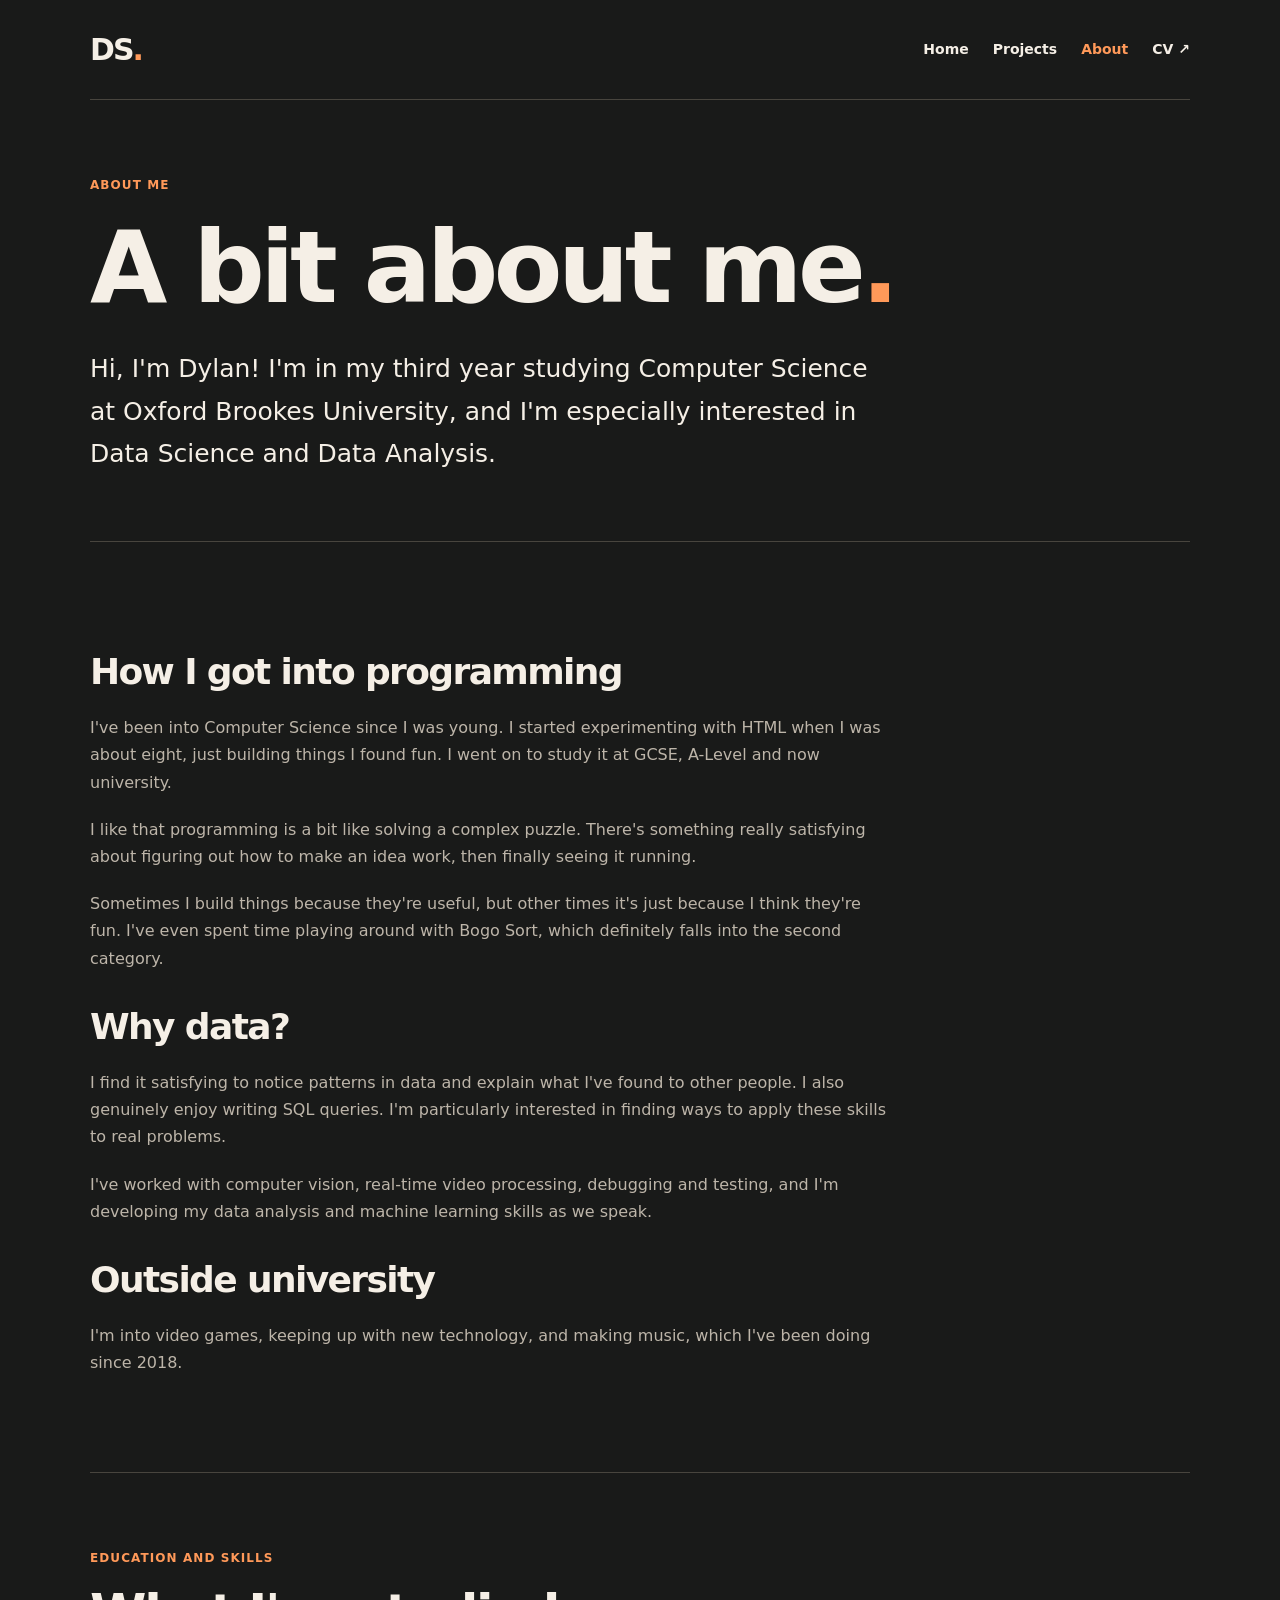
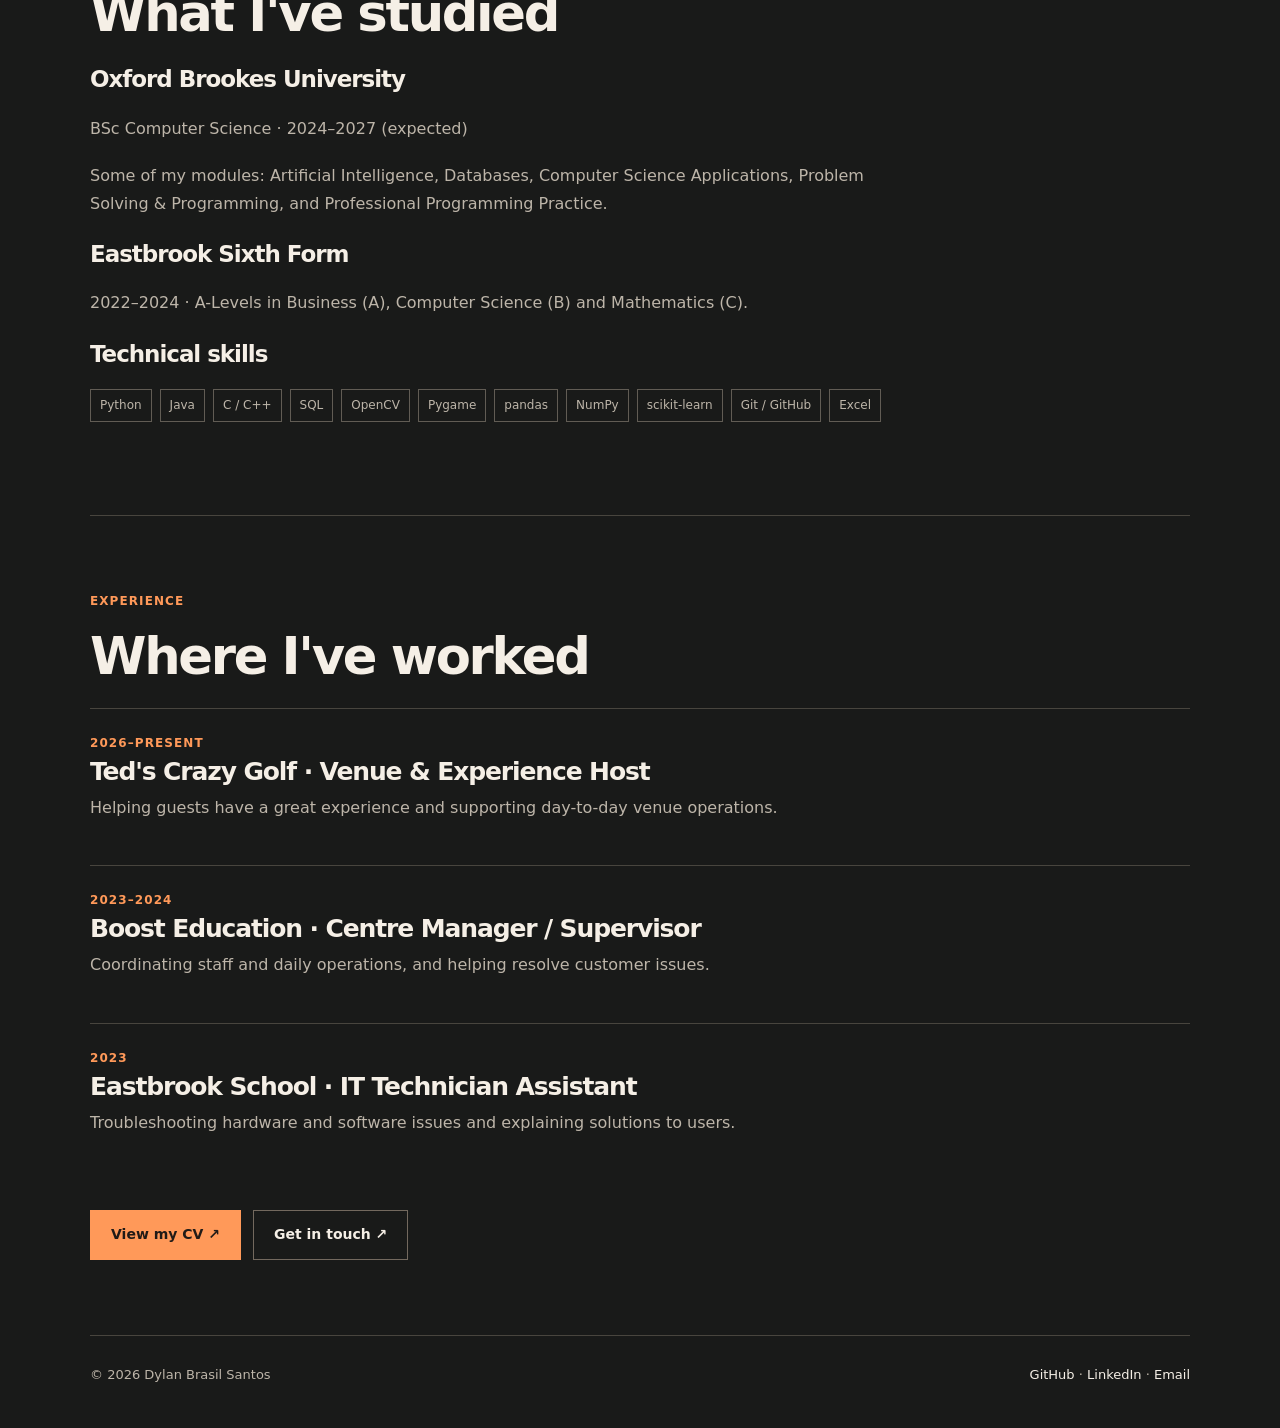
<file: about.html>
<!doctype html><html lang="en"><head><meta charset="utf-8"><meta name="viewport" content="width=device-width,initial-scale=1"><meta name="theme-color" content="#191a19"><meta name="description" content="Dylan Santos, Computer Science student interested in Data Science and Data Analysis."><title>About | Dylan Santos</title><link rel="icon" href="assets/favicon.png"><link rel="stylesheet" href="styles.css"></head><body><a class="skip" href="#main">Skip to content</a><header class="header wrap"><a class="brand" href="index.html">DS<span class="accent">.</span></a><nav aria-label="Main navigation"><a href="index.html">Home</a><a href="projects/index.html">Projects</a><a href="about.html" aria-current="page">About</a><a href="assets/DylanSantos_CV.pdf" target="_blank" rel="noopener">CV ↗</a></nav></header><main id="main"><section class="pageintro wrap"><div class="kicker">About me</div><h1>A bit about me<span class="accent">.</span></h1><p class="lead">Hi, I'm Dylan! I'm in my third year studying Computer Science at Oxford Brookes University, and I'm especially interested in Data Science and Data Analysis.</p></section><section class="section wrap"><div class="content"><h2>How I got into programming</h2><p>I've been into Computer Science since I was young. I started experimenting with HTML when I was about eight, just building things I found fun. I went on to study it at GCSE, A-Level and now university.</p><p>I like that programming is a bit like solving a complex puzzle. There's something really satisfying about figuring out how to make an idea work, then finally seeing it running.</p><p>Sometimes I build things because they're useful, but other times it's just because I think they're fun. I've even spent time playing around with Bogo Sort, which definitely falls into the second category.</p><h2>Why data?</h2><p>I find it satisfying to notice patterns in data and explain what I've found to other people. I also genuinely enjoy writing SQL queries. I'm particularly interested in finding ways to apply these skills to real problems.</p><p>I've worked with computer vision, real-time video processing, debugging and testing, and I'm developing my data analysis and machine learning skills as we speak.</p><h2>Outside university</h2><p>I'm into video games, keeping up with new technology, and making music, which I've been doing since 2018.</p></div></section><section class="section wrap"><div class="kicker">Education and skills</div><h2>What I've studied</h2><div class="content"><h3>Oxford Brookes University</h3><p>BSc Computer Science · 2024–2027 (expected)</p><p>Some of my modules: Artificial Intelligence, Databases, Computer Science Applications, Problem Solving & Programming, and Professional Programming Practice.</p><h3>Eastbrook Sixth Form</h3><p>2022–2024 · A-Levels in Business (A), Computer Science (B) and Mathematics (C).</p><h3>Technical skills</h3><div class="pills"><span>Python</span><span>Java</span><span>C / C++</span><span>SQL</span><span>OpenCV</span><span>Pygame</span><span>pandas</span><span>NumPy</span><span>scikit-learn</span><span>Git / GitHub</span><span>Excel</span></div></div></section><section class="section wrap"><div class="kicker">Experience</div><h2>Where I've worked</h2><div class="jobs"><article><div class="meta">2026–present</div><h3>Ted's Crazy Golf · Venue & Experience Host</h3><p>Helping guests have a great experience and supporting day-to-day venue operations.</p></article><article><div class="meta">2023–2024</div><h3>Boost Education · Centre Manager / Supervisor</h3><p>Coordinating staff and daily operations, and helping resolve customer issues.</p></article><article><div class="meta">2023</div><h3>Eastbrook School · IT Technician Assistant</h3><p>Troubleshooting hardware and software issues and explaining solutions to users.</p></article></div><div class="btns"><a class="btn primary" href="assets/DylanSantos_CV.pdf" target="_blank" rel="noopener">View my CV ↗</a><a class="btn" href="mailto:dylanbrasilsantos@gmail.com">Get in touch ↗</a></div></section></main><footer class="footer wrap"><span>© 2026 Dylan Brasil Santos</span><span><a href="https://github.com/dylanbsantos" target="_blank" rel="noopener noreferrer">GitHub</a> · <a href="https://linkedin.com/in/dylanbrasilsantos" target="_blank" rel="noopener noreferrer">LinkedIn</a> · <a href="mailto:dylanbrasilsantos@gmail.com">Email</a></span></footer></body></html>
</file>
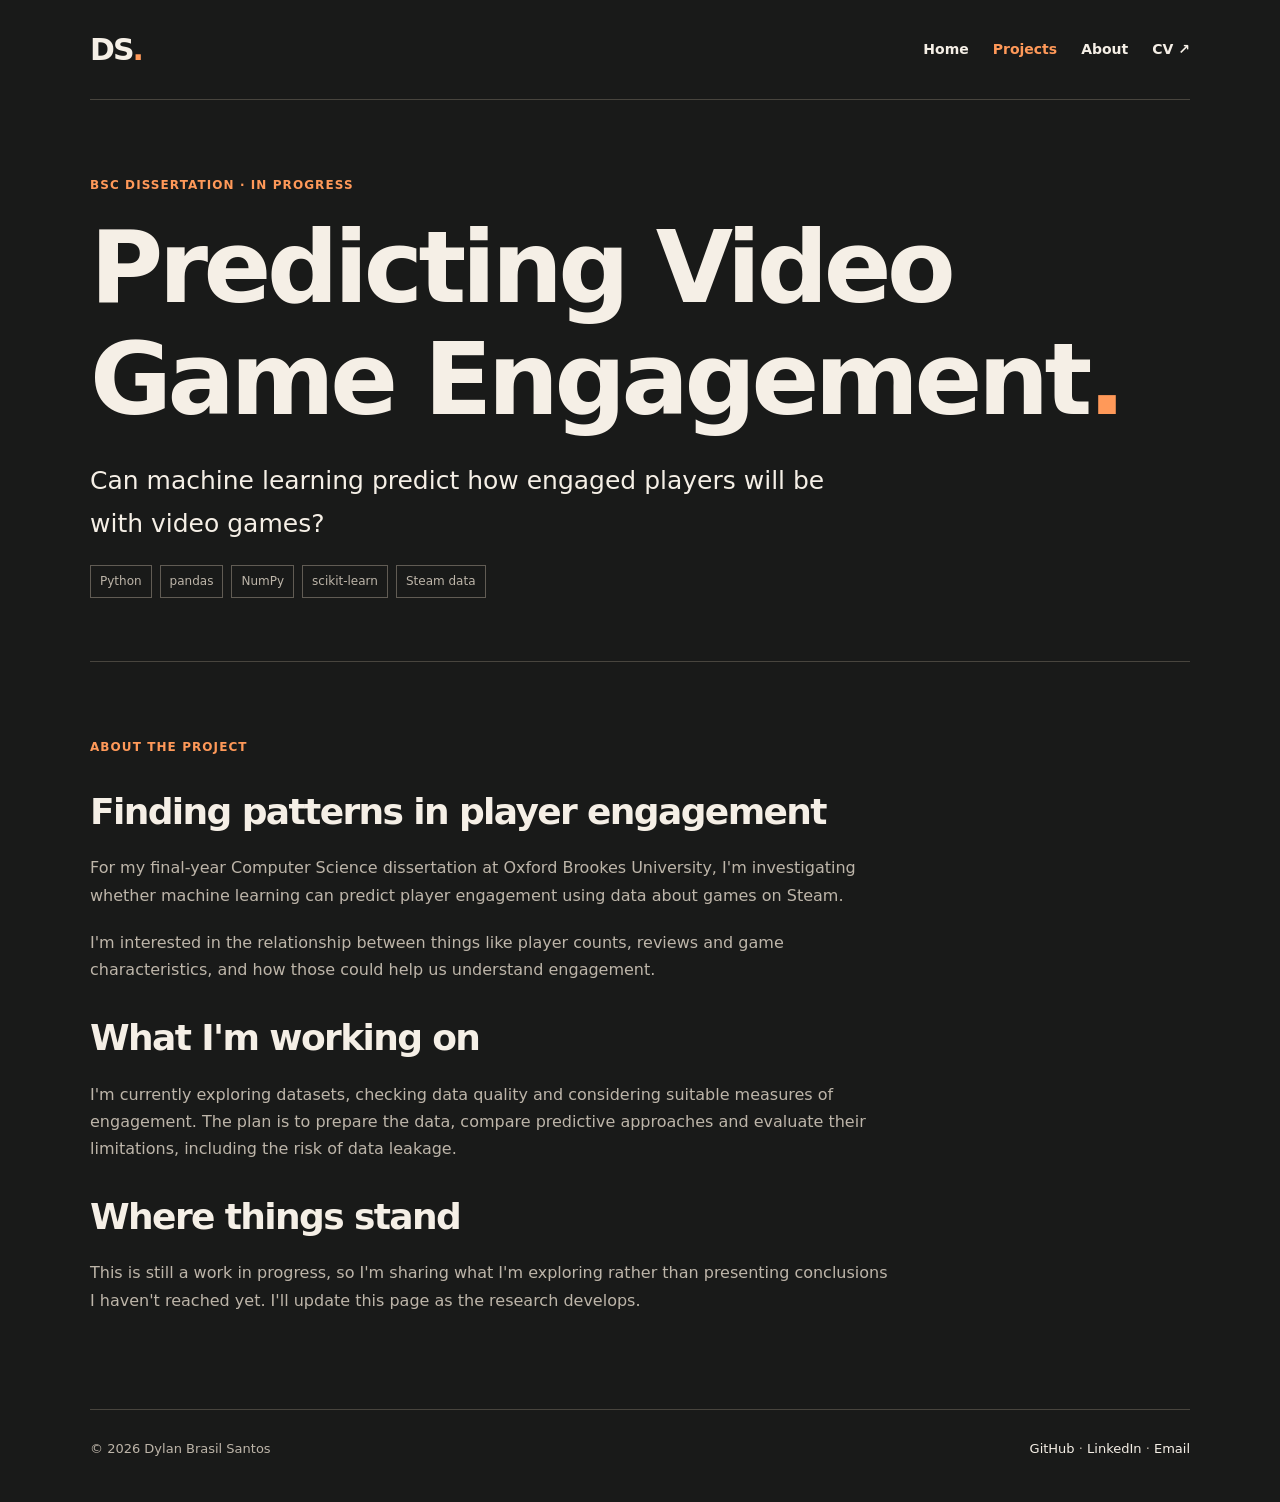
<file: projects/dissertation.html>
<!doctype html><html lang="en"><head><meta charset="utf-8"><meta name="viewport" content="width=device-width,initial-scale=1"><meta name="theme-color" content="#191a19"><meta name="description" content="Dylan Santos, Computer Science student interested in Data Science and Data Analysis."><title>Dissertation | Dylan Santos</title><link rel="icon" href="../assets/favicon.png"><link rel="stylesheet" href="../styles.css"></head><body><a class="skip" href="#main">Skip to content</a><header class="header wrap"><a class="brand" href="../index.html">DS<span class="accent">.</span></a><nav aria-label="Main navigation"><a href="../index.html">Home</a><a href="../projects/index.html" aria-current="page">Projects</a><a href="../about.html">About</a><a href="../assets/DylanSantos_CV.pdf" target="_blank" rel="noopener">CV ↗</a></nav></header><main id="main"><section class="pageintro wrap"><div class="kicker">BSc dissertation · In progress</div><h1>Predicting Video Game Engagement<span class="accent">.</span></h1><p class="lead">Can machine learning predict how engaged players will be with video games?</p><div class="pills"><span>Python</span><span>pandas</span><span>NumPy</span><span>scikit-learn</span><span>Steam data</span></div></section><section class="section wrap"><div class="content"><div class="kicker">About the project</div><h2>Finding patterns in player engagement</h2><p>For my final-year Computer Science dissertation at Oxford Brookes University, I'm investigating whether machine learning can predict player engagement using data about games on Steam.</p><p>I'm interested in the relationship between things like player counts, reviews and game characteristics, and how those could help us understand engagement.</p><h2>What I'm working on</h2><p>I'm currently exploring datasets, checking data quality and considering suitable measures of engagement. The plan is to prepare the data, compare predictive approaches and evaluate their limitations, including the risk of data leakage.</p><h2>Where things stand</h2><p>This is still a work in progress, so I'm sharing what I'm exploring rather than presenting conclusions I haven't reached yet. I'll update this page as the research develops.</p></div></section></main><footer class="footer wrap"><span>© 2026 Dylan Brasil Santos</span><span><a href="https://github.com/dylanbsantos" target="_blank" rel="noopener noreferrer">GitHub</a> · <a href="https://linkedin.com/in/dylanbrasilsantos" target="_blank" rel="noopener noreferrer">LinkedIn</a> · <a href="mailto:dylanbrasilsantos@gmail.com">Email</a></span></footer></body></html>
</file>
<file: styles.css>
:root{--bg:#191a19;--panel:#242523;--ink:#f5efe6;--muted:#bdb5a9;--line:#48453e;--orange:#ff9959}*{box-sizing:border-box}html{scroll-behavior:smooth}body{margin:0;background:var(--bg);color:var(--ink);font:16px/1.7 system-ui,-apple-system,Segoe UI,sans-serif}a{color:inherit;text-decoration:none}a:hover{color:var(--orange)}a:focus-visible{outline:3px solid var(--orange);outline-offset:4px}.wrap{width:min(1100px,calc(100% - 40px));margin:auto}.header{display:flex;justify-content:space-between;align-items:center;gap:24px;padding:24px 0;border-bottom:1px solid var(--line)}.brand{font-size:30px;font-weight:800;letter-spacing:-2px}.accent,.kicker,.meta,.link{color:var(--orange)}nav{display:flex;gap:24px;flex-wrap:wrap;font-size:14px;font-weight:650}nav a[aria-current=page]{color:var(--orange)}h1,h2,h3{line-height:1.12;letter-spacing:-.045em;margin:0 0 22px}h1{font-size:clamp(50px,8vw,100px)}h2{font-size:clamp(32px,4vw,56px)}h3{font-size:25px}p{color:var(--muted);margin:0 0 20px}p.lead{font-size:clamp(19px,2.4vw,25px);color:var(--ink);max-width:780px}.hero{padding:95px 0 85px}.hero p{max-width:750px}.kicker,.meta{font-size:12px;letter-spacing:.09em;font-weight:750;text-transform:uppercase}.kicker{margin-bottom:17px}.btns{display:flex;gap:12px;flex-wrap:wrap;margin-top:30px}.btn{display:inline-block;padding:12px 20px;border:1px solid #73695e;font-size:14px;font-weight:700}.btn.primary{background:var(--orange);border-color:var(--orange);color:#211b17}.section{padding:75px 0;border-top:1px solid var(--line)}.sectionhead{display:flex;justify-content:space-between;gap:30px;margin-bottom:30px}.sectionhead p{max-width:360px}.cards{display:grid;grid-template-columns:repeat(2,minmax(0,1fr));gap:20px}.card,.panel{background:var(--panel);border:1px solid var(--line)}.card img,.video img{display:block;width:100%;aspect-ratio:16/9;object-fit:cover}.card-body{padding:25px}.card h3{margin:10px 0}.pills{display:flex;gap:8px;flex-wrap:wrap;margin:18px 0}.pills span{font-size:12px;border:1px solid #615c54;padding:5px 9px;color:var(--muted)}.link{font-weight:750;font-size:14px}.pageintro{padding:75px 0 45px}.pageintro h1{margin:14px 0 24px}.content{max-width:800px}.content h2{font-size:36px;margin-top:35px}.content h3{font-size:23px;margin-top:25px}.content li{color:var(--muted);margin-bottom:10px}.featured{display:block;max-width:850px;position:relative;border:1px solid var(--line);margin:30px 0 0}.featured img{width:100%;display:block;aspect-ratio:16/9;object-fit:cover}.featured span,.play{position:absolute;bottom:14px;left:14px;background:var(--orange);color:#1c1c1c;padding:10px 14px;font-weight:750;font-size:13px}.videos{display:grid;grid-template-columns:repeat(3,minmax(0,1fr));gap:20px}.video{background:var(--panel);border:1px solid var(--line)}.video a{display:block;position:relative}.video h3{font-size:19px;margin:14px 16px 5px}.video p{font-size:13px;margin:0 16px 20px}.note{border-left:3px solid var(--orange);padding:16px 20px;background:var(--panel);color:var(--muted)}.jobs article{border-top:1px solid var(--line);padding:24px 0}.jobs h3{margin:5px 0 8px}.footer{border-top:1px solid var(--line);padding:28px 0 42px;display:flex;justify-content:space-between;gap:18px;flex-wrap:wrap;color:var(--muted);font-size:13px}.footer a{color:var(--ink)}.skip{position:absolute;left:-9999px}.skip:focus{left:10px;top:10px;background:var(--orange);color:#111;padding:10px;z-index:10}@media(max-width:700px){.header{align-items:flex-start;flex-wrap:wrap}nav{gap:16px}.hero{padding:65px 0}.section{padding:55px 0}.cards,.videos{grid-template-columns:1fr}.sectionhead{display:block}.pageintro{padding:55px 0 35px}}
</file>
